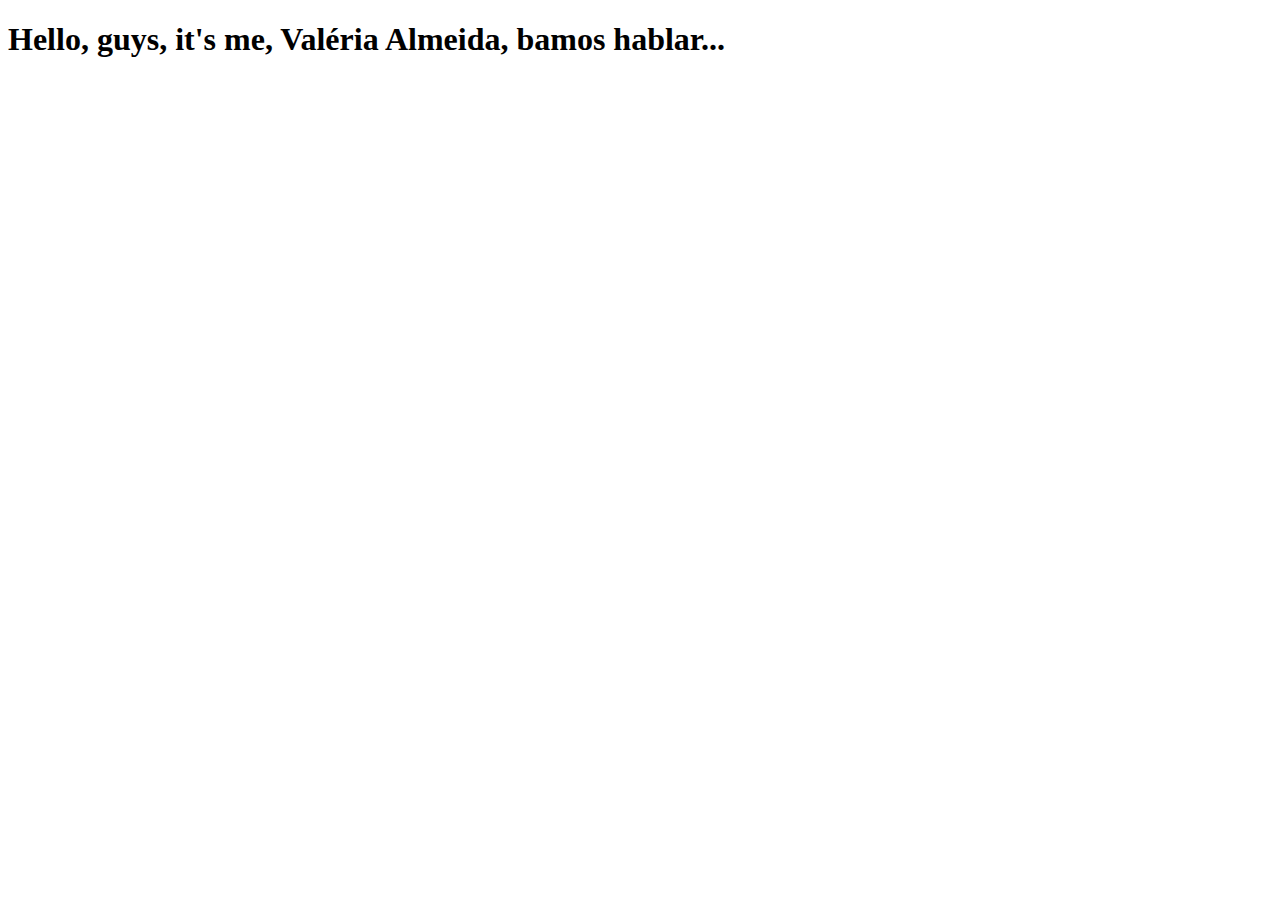
<file: Capitulo-18/index.html>
<!DOCTYPE html>

<html lang="pt-br">
    <head>
        <meta charset="UTF-8">
        <meta http-equiv="X-UA-Compatible" content="IE=edge">
        <meta name="viewport" content="width=device-width, initial-scale=1.0">
        <title>Hello</title>
    </head>
    <body>
        <h1>Hello, guys, it's me, Valéria Almeida, bamos hablar...</h1>
    </body>
</html>
</file>
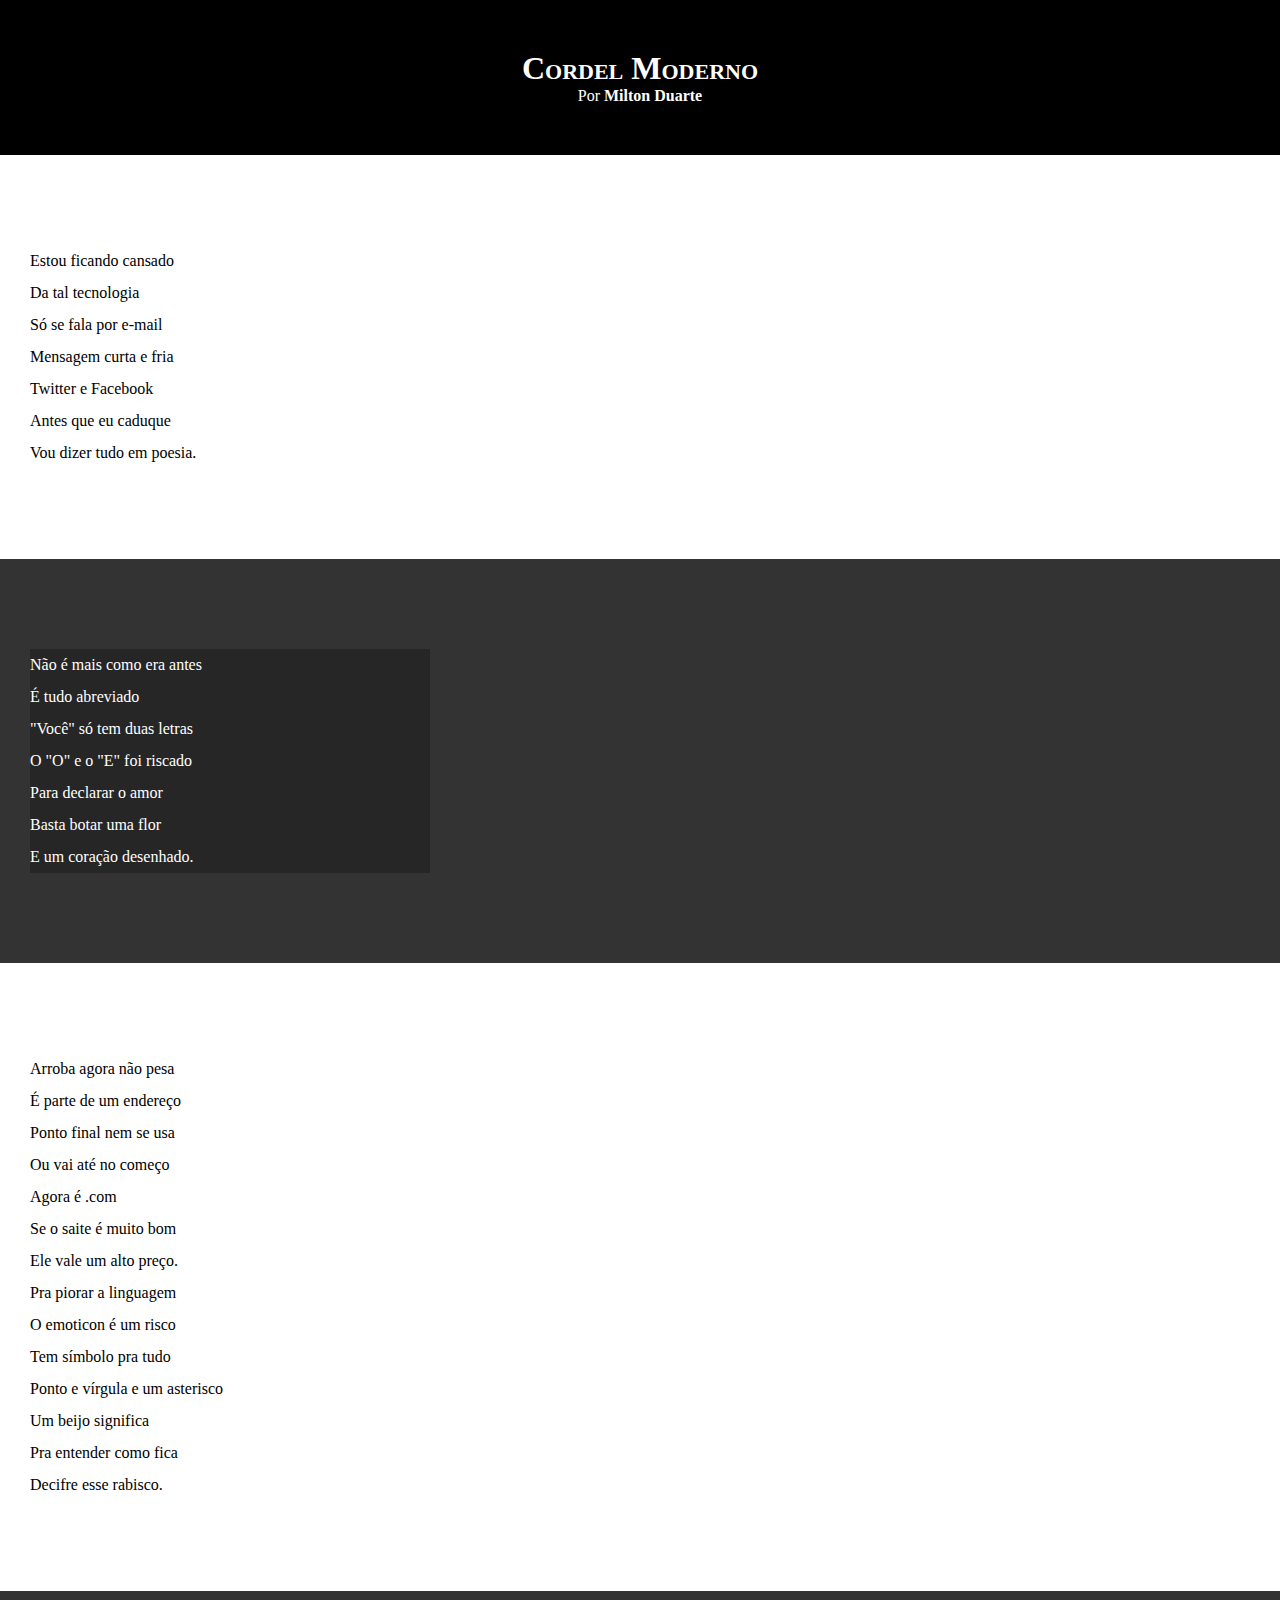
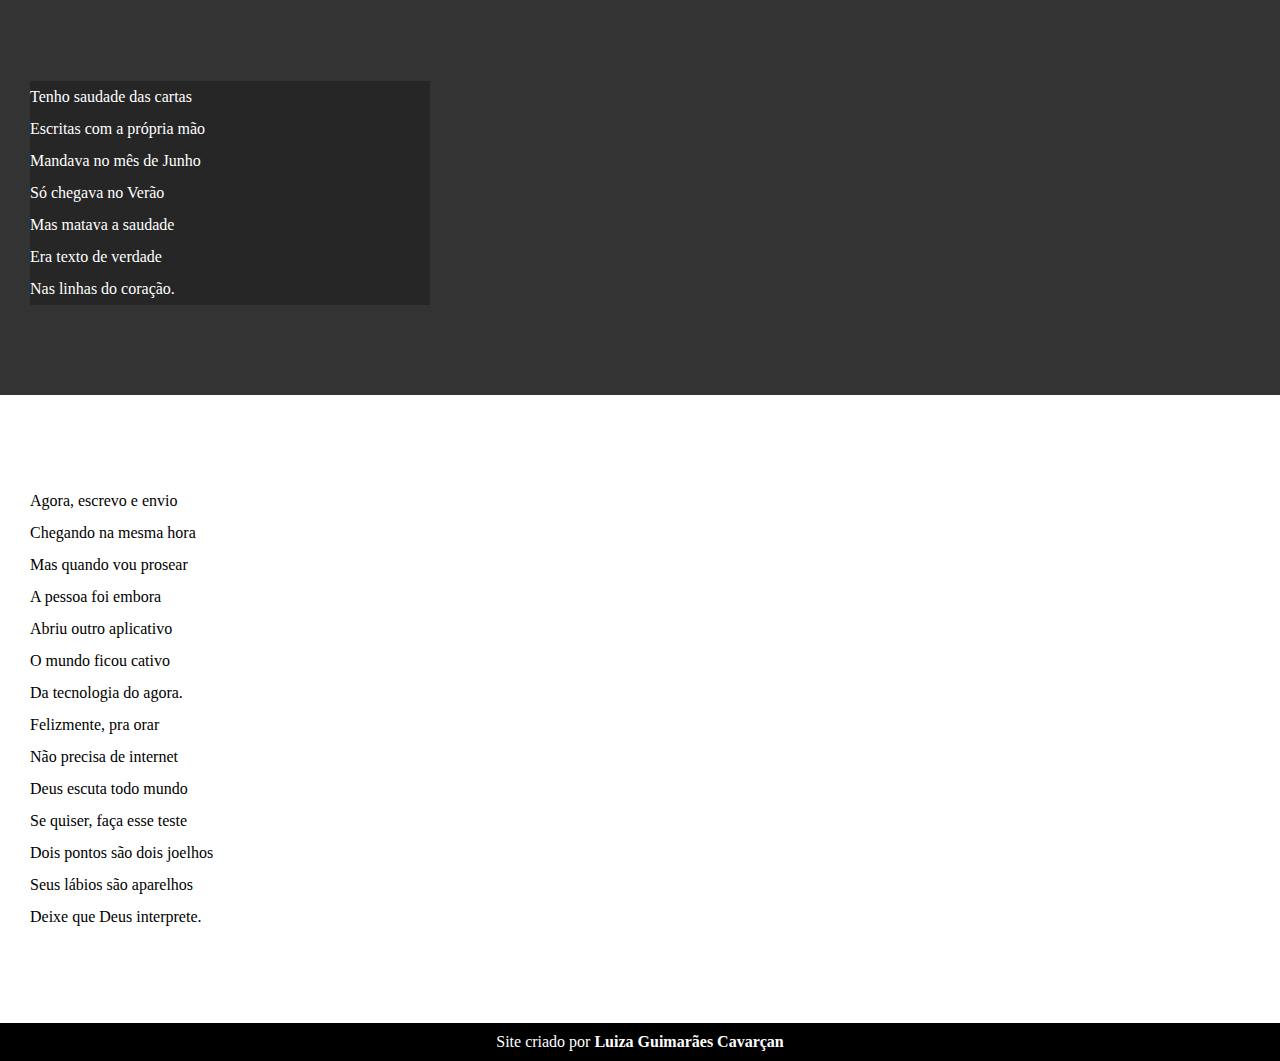
<file: Capitulo-19/d012/index.html>
<!DOCTYPE html>

<html lang="pt-br">
    <head>
        <meta charset="UTF-8">
        <meta http-equiv="X-UA-Compatible" content="IE=edge">
        <meta name="viewport" content="width=device-width, initial-scale=1.0">
        <link rel="stylesheet" href="estilos/style.css">
        <title>Cordel Moderno</title>
    </head>
    <body>
        <header>
            <h1>Cordel Moderno</h1>
            <p>Por <a target="_blank" href="https://www.recantodasletras.com.br/poesias/3186743">Milton Duarte</a></p>
        </header>

        <section class="normal">
            <p>
                Estou ficando cansado <br>
                Da tal tecnologia <br>
                Só se fala por e-mail <br>
                Mensagem curta e fria <br>
                Twitter e Facebook  <br>
                Antes que eu caduque <br>
                Vou dizer tudo em poesia.
            </p>
        </section>

        <section class="imagem">
            <p>
                Não é mais como era antes <br>
                É tudo abreviado <br>
                "Você" só tem duas letras <br>
                O "O" e o "E" foi riscado <br>
                Para declarar o amor <br>
                Basta botar uma flor <br>
                E um coração desenhado.
            </p>
        </section>

        <section class="normal">
            <p>
                Arroba agora não pesa <br>
                É parte de um endereço <br>
                Ponto final nem se usa <br>
                Ou vai até no começo <br>
                Agora é .com <br>
                Se o saite é muito bom <br>
                Ele vale um alto preço.
            </p>

            <p>
                Pra piorar a linguagem  <br>
                O emoticon é um risco <br>
                Tem símbolo pra tudo <br>
                Ponto e vírgula e um asterisco <br>
                Um beijo significa <br>
                Pra entender como fica <br>
                Decifre esse rabisco.
            </p>
        </section>

        <section class="imagem">
            <p>
                Tenho saudade das cartas <br>
                Escritas com a própria mão <br>
                Mandava no mês de Junho <br>
                Só chegava no Verão <br>
                Mas matava a saudade <br>
                Era texto de verdade <br>
                Nas linhas do coração.
            </p>
        </section>

        <section class="normal">
            <p>
                Agora, escrevo e envio <br>
                Chegando na mesma hora <br>
                Mas quando vou prosear  <br>
                A pessoa foi embora <br>
                Abriu outro aplicativo <br>
                O mundo ficou cativo <br>
                Da tecnologia do agora.
            </p>

            <p>
                Felizmente, pra orar <br>
                Não precisa de internet <br>
                Deus escuta todo mundo <br>
                Se quiser, faça esse teste <br>
                Dois pontos são dois joelhos  <br>
                Seus lábios são aparelhos <br>
                Deixe que Deus interprete.
            </p>
        </section>

        <footer>
            <p>Site criado por <a target="_blank" href="https://github.com/LCavarcan">Luiza Guimarães Cavarçan</a></p>
        </footer>
    </body>
</html>
</file>
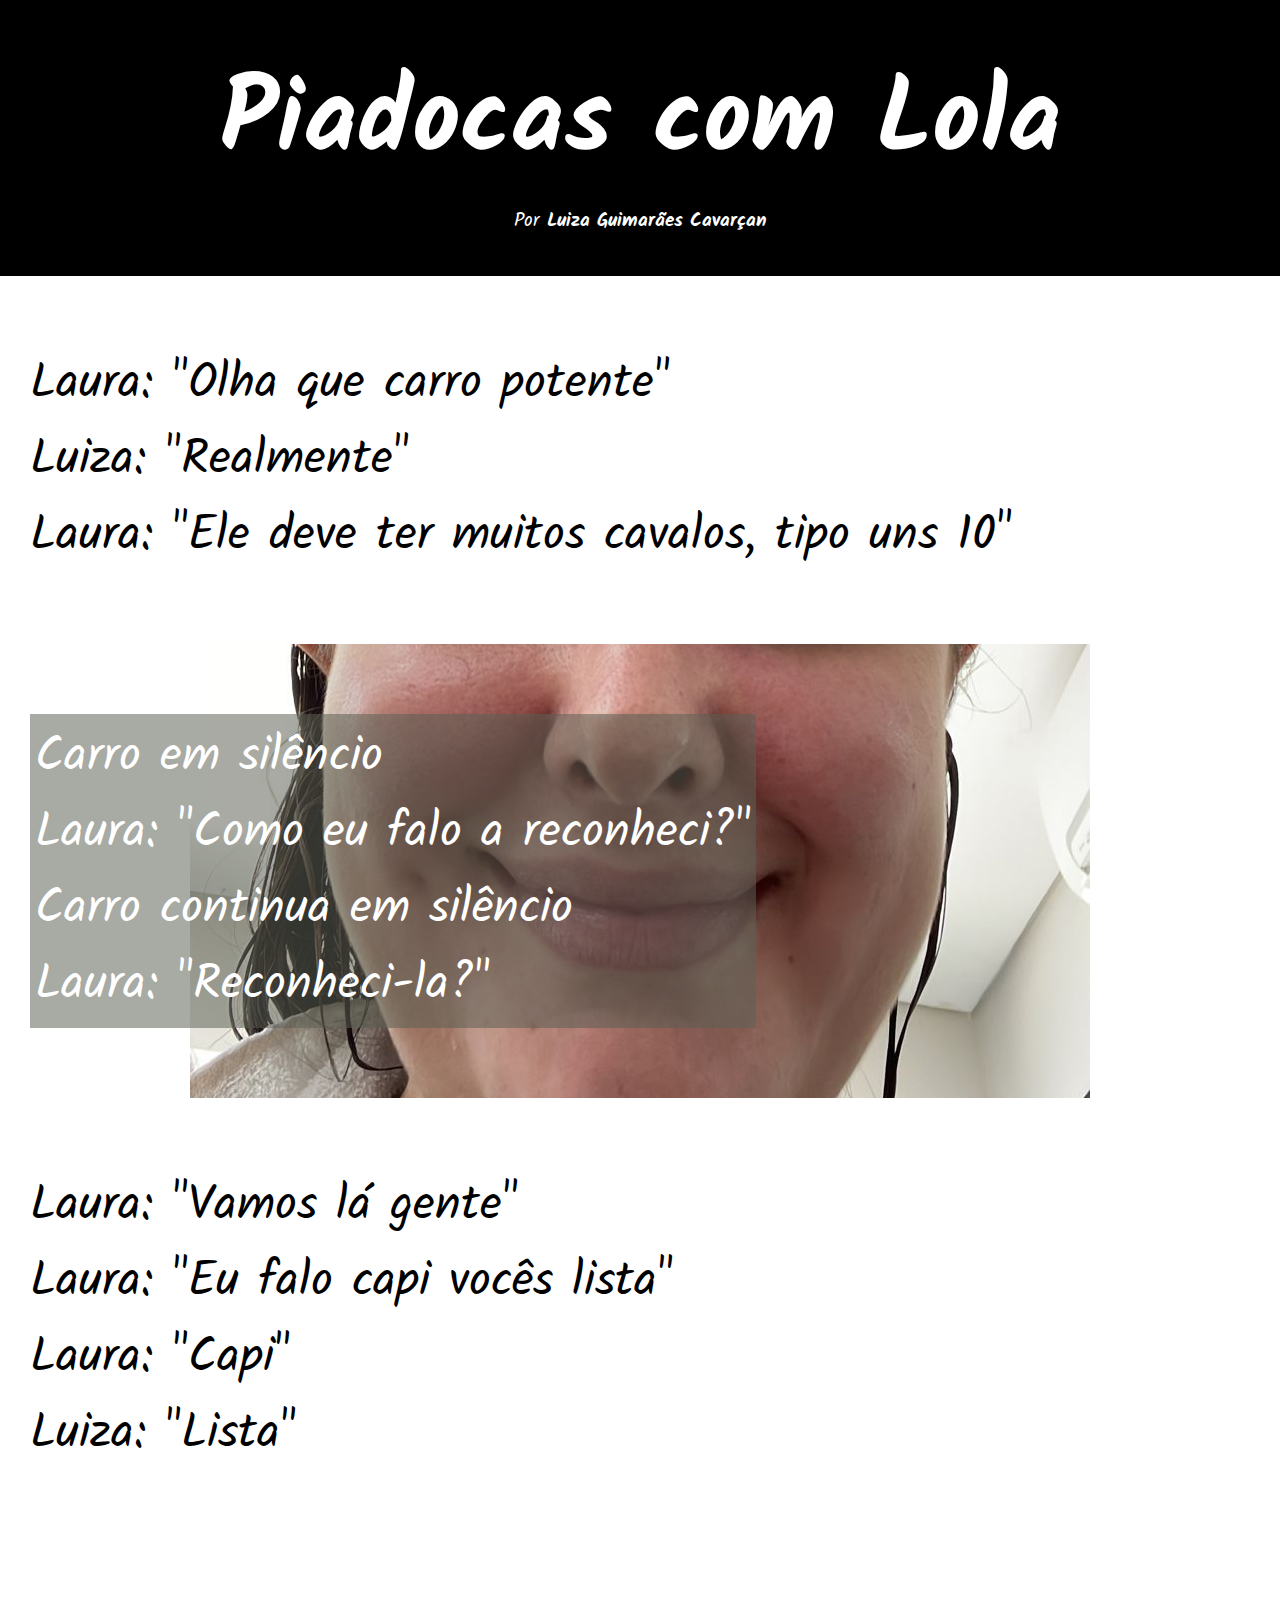
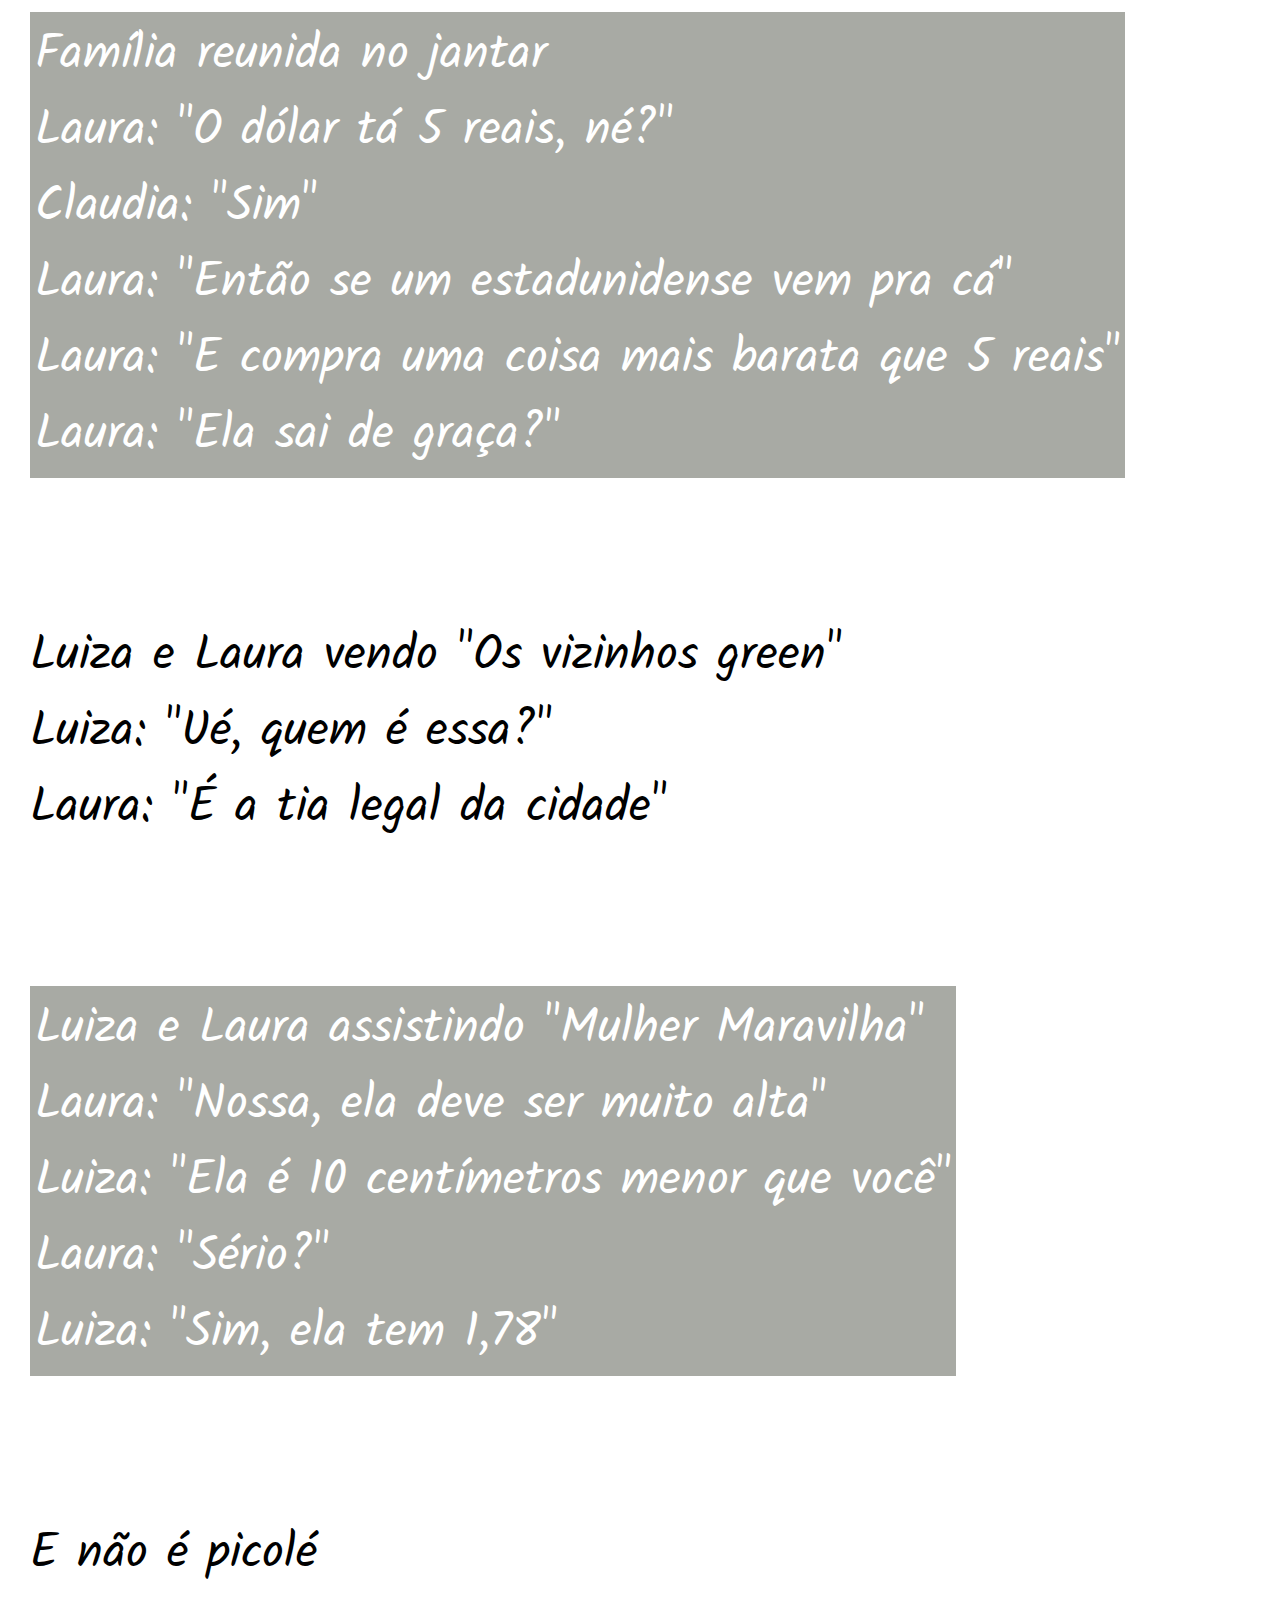
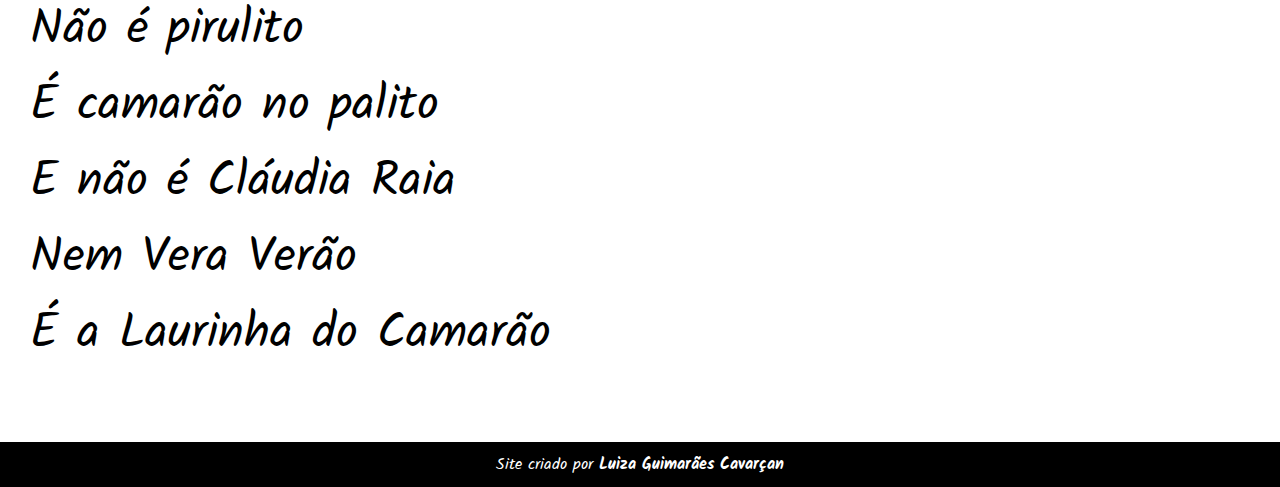
<file: Capitulo-19/meu/index.html>
<!DOCTYPE html>

<html lang="en">
    <head>
        <meta charset="UTF-8">
        <meta http-equiv="X-UA-Compatible" content="IE=edge">
        <meta name="viewport" content="width=device-width, initial-scale=1.0">
        <link rel="stylesheet" href="estilo/style.css">
        <title>Lola</title>
    </head>

    <body>
        <header>
            <h1>Piadocas com Lola</h1>
            <p>Por <a href="#">Luiza Guimarães Cavarçan</a></p>
        </header>

        <main>
            <section>
                <p>
                    Laura: "Olha que carro potente"<br>
                    Luiza: "Realmente"<br>
                    Laura: "Ele deve ter muitos cavalos, tipo uns 10"<br>
                </p>
            </section>

            <section class="img1">
                <p>
                    Carro em silêncio<br>
                    Laura: "Como eu falo a reconheci?"<br>
                    Carro continua em silêncio<br>
                    Laura: "Reconheci-la?"
                </p>
            </section>

            <section>
                <p>
                    Laura: "Vamos lá gente"<br>
                    Laura: "Eu falo capi vocês lista"<br>
                    Laura: "Capi"<br>
                    Luiza: "Lista"
                </p>
            </section>

            <section class="img2">
                <p>
                    Família reunida no jantar<br>
                    Laura: "O dólar tá 5 reais, né?"<br>
                    Claudia: "Sim"<br>
                    Laura: "Então se um estadunidense vem pra cá"<br>
                    Laura: "E compra uma coisa mais barata que 5 reais"<br>
                    Laura: "Ela sai de graça?"
                </p>
            </section>

            <section>
                <p>
                    Luiza e Laura vendo "Os vizinhos green"<br>
                    Luiza: "Ué, quem é essa?"<br>
                    Laura: "É a tia legal da cidade"
                </p>
            </section>

            <section class="img3">
                <p>
                    Luiza e Laura assistindo "Mulher Maravilha"<br>
                    Laura: "Nossa, ela deve ser muito alta"<br>
                    Luiza: "Ela é 10 centímetros menor que você"<br>
                    Laura: "Sério?"<br>
                    Luiza: "Sim, ela tem 1,78"
                </p>
            </section>

            <section>
                <p>
                    E não é picolé<br>
                    Não é pirulito<br>
                    É camarão no palito<br>
                    E não é Cláudia Raia<br>
                    Nem Vera Verão<br>
                    É a Laurinha do Camarão
                </p>
            </section>
        </main>

        <footer>
            <p>Site criado por <a href="">Luiza Guimarães Cavarçan</a></p>
        </footer>
    </body>
</html>
</file>
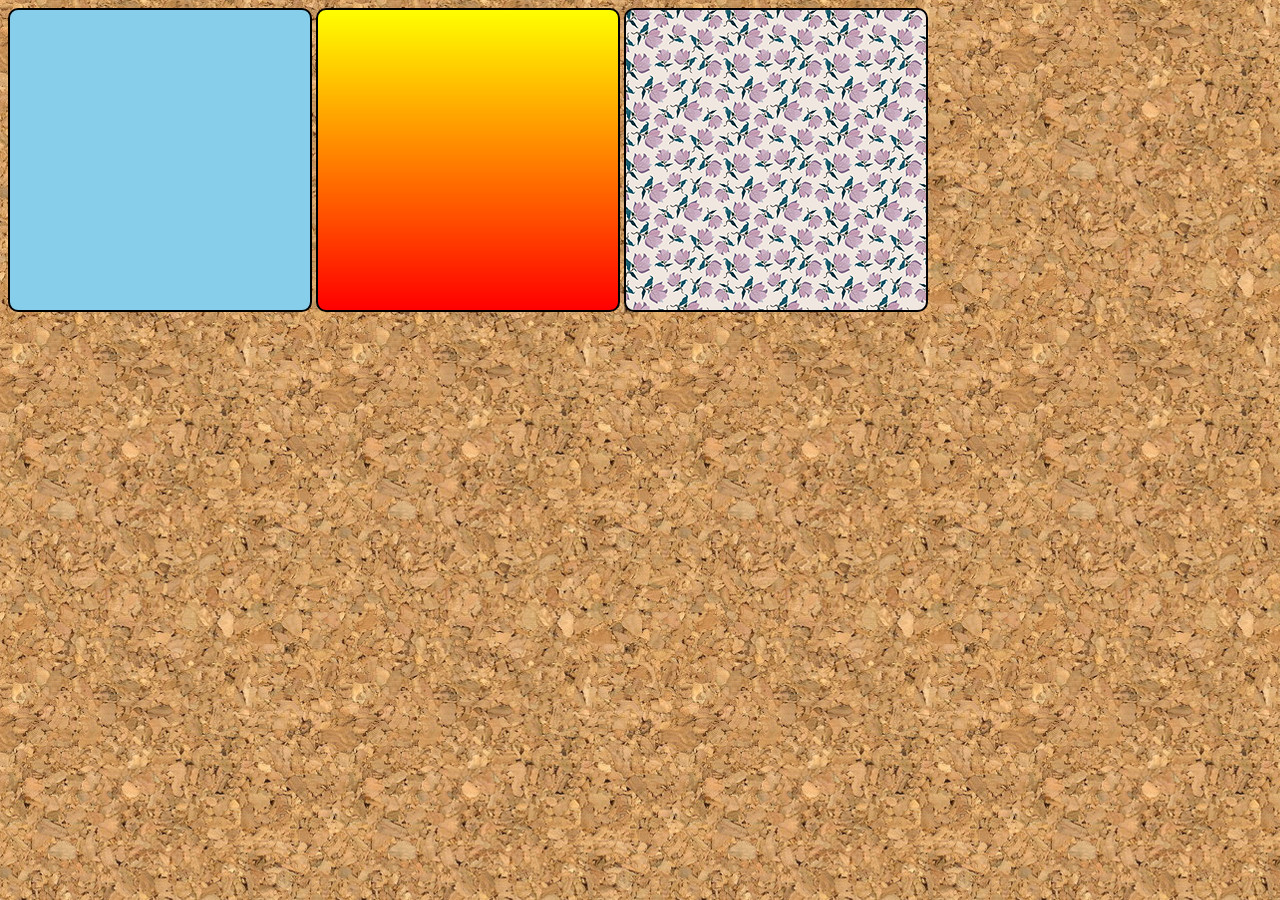
<file: Capitulo-19/ex.022/fundo001.html>
<!DOCTYPE html>

<html lang="pt-br">
    <head>
        <meta charset="UTF-8">
        <meta http-equiv="X-UA-Compatible" content="IE=edge">
        <meta name="viewport" content="width=device-width, initial-scale=1.0">
        <title>Teste de imagem de fundo</title>

        <style>
            body {
                background-image: url(imagens/wallpaper001.jpg);
            }
            
            div.quadrado {
                display: inline-block;
                border: 2px solid black;
                border-radius: 10px;
                background-color: lightgray;
                width: 300px;
                height: 300px;
            }

            div#q1 {
                background-color: skyblue;
            }

            div#q2 {
                background-image: linear-gradient(to bottom, yellow, red);
            }

            div#q3 {
                background-image: url("imagens/pattern003.png"); /*Naturalmente ele preenche o quadrado inteiro com a imagem a repetindo*/
            }
        </style>
    </head>

    <body>
        <div id="q1" class="quadrado"></div>
        <div id="q2" class="quadrado"></div>
        <div id="q3" class="quadrado"></div>
    </body>
</html>
</file>
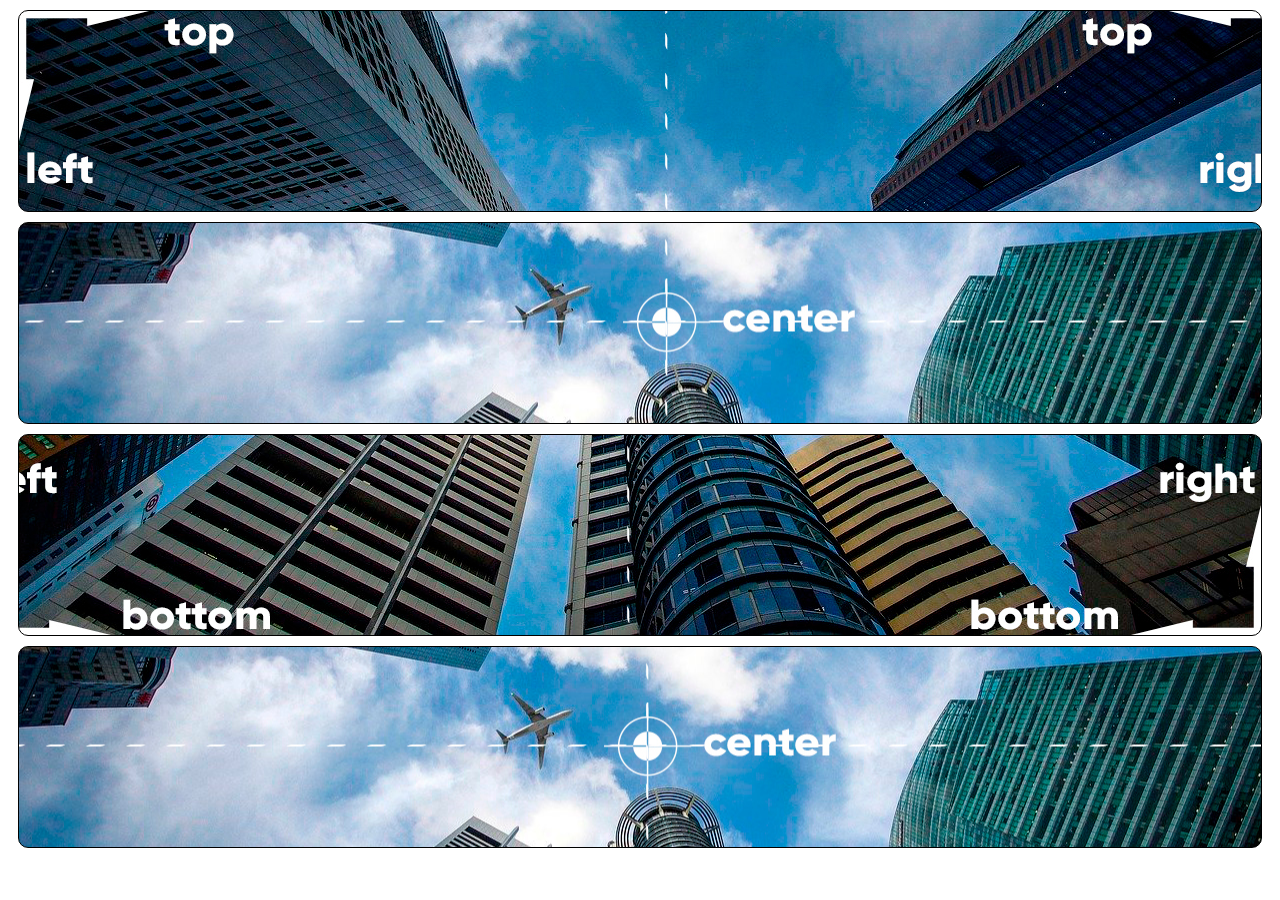
<file: Capitulo-19/ex.022/fundo003.html>
<!DOCTYPE html>

<html lang="pt-br">
    <head>
        <meta charset="UTF-8">
        <meta http-equiv="X-UA-Compatible" content="IE=edge">
        <meta name="viewport" content="width=device-width, initial-scale=1.0">
        <title>Posição dos Fundos</title>

        <style>
            div.bloco {
                background-image: url(imagens/wallpaper003.jpg);
                height: 200px;
                border: 1px solid black;
                margin: 10px;
                border-radius: 10px;
            }

            div#quadro1 {
                background-position: left top;
            }

            div#quadro2 {
                background-position: left center;
            }

            div#quadro3 {
                background-position: right bottom;
            }

            div#quadro4 {
                background-position: center center;
            }
        </style>
    </head>

    <body>
        <div id="quadro1" class="bloco"></div>
        <div id="quadro2" class="bloco"></div>
        <div id="quadro3" class="bloco"></div>
        <div id="quadro4" class="bloco"></div>
    </body>
</html>
</file>
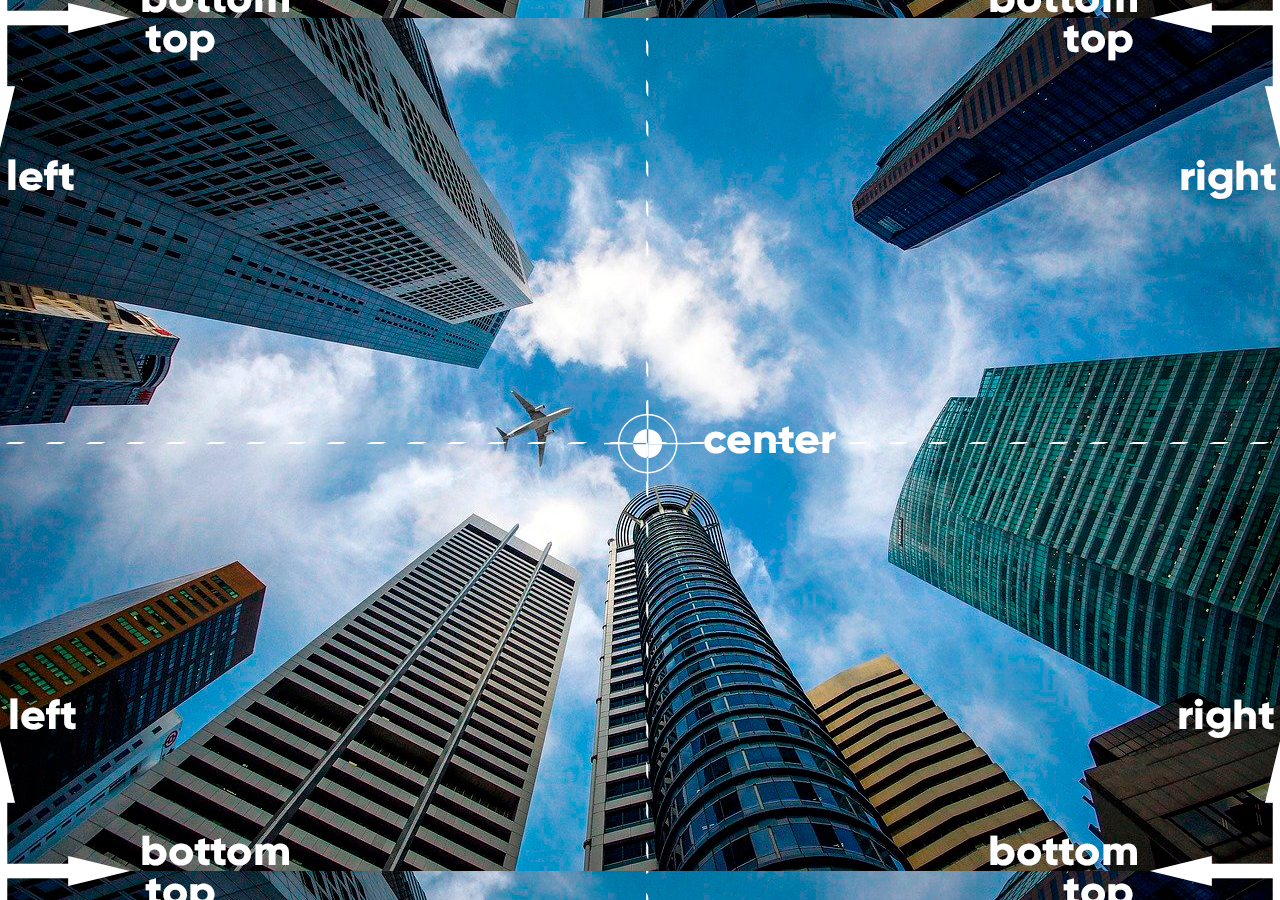
<file: Capitulo-19/ex.022/fundo005.html>
<!DOCTYPE html>

<html lang="pt-br">
    <head>
        <meta charset="UTF-8">
        <meta http-equiv="X-UA-Compatible" content="IE=edge">
        <meta name="viewport" content="width=device-width, initial-scale=1.0">
        <title>Posicionamento</title>

        <style>
            body {
                height: 97vh;
                background-image: url(imagens/wallpaper003.jpg);
                background-position: center center;
            }
        </style>
    </head>

    <body>

    </body>
</html>
</file>
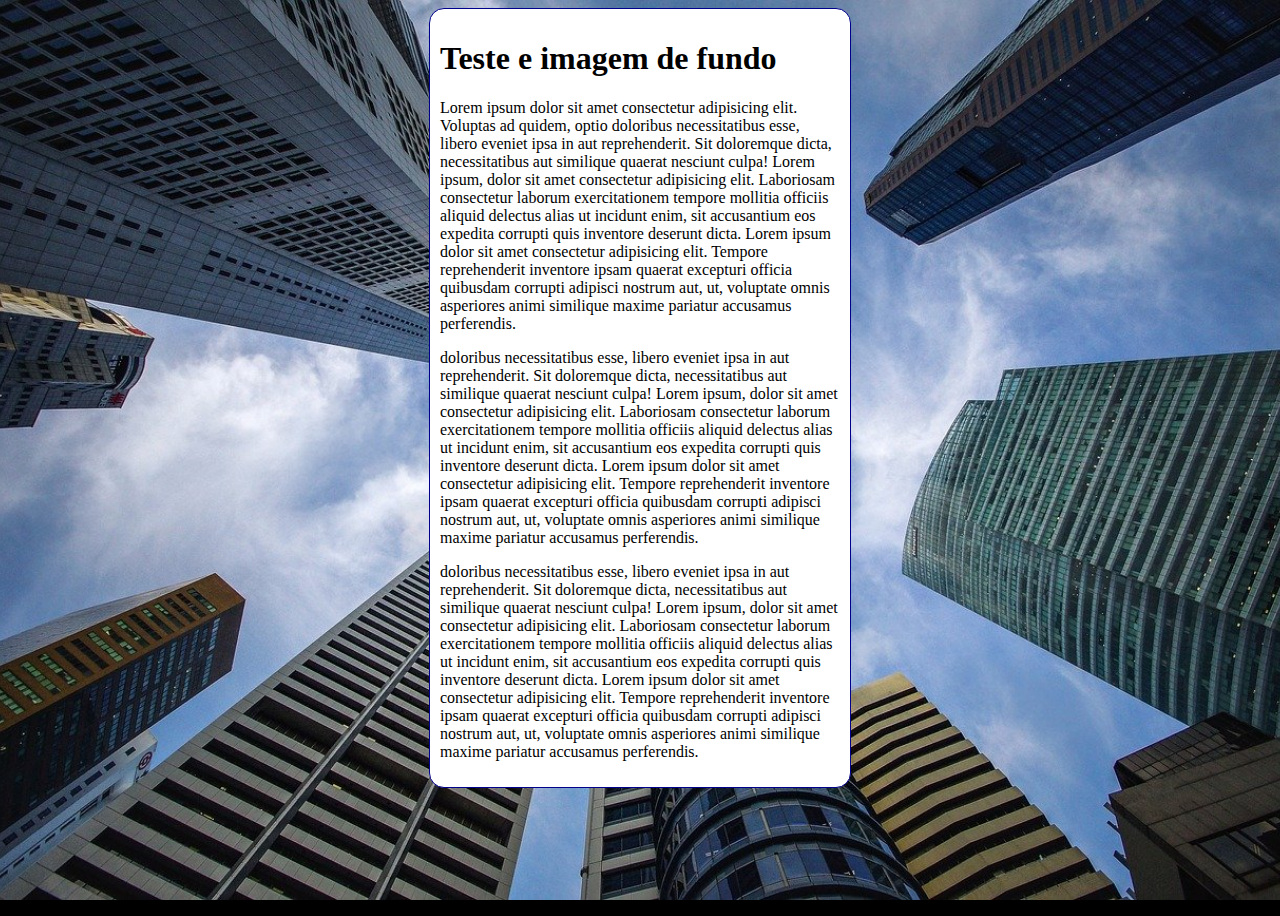
<file: Capitulo-19/ex.022/fundo006.html>
<!DOCTYPE html>

<html lang="pt-br">
    <head>
        <meta charset="UTF-8">
        <meta http-equiv="X-UA-Compatible" content="IE=edge">
        <meta name="viewport" content="width=device-width, initial-scale=1.0">
        <title>Posicionamento</title>

        <style>
            body {
                height: 100vh;
                /*background-color: #53709A;
                background-image: url(imagens/wallpaper002.jpg);
                background-position: center center;
                background-repeat: no-repeat;
                background-size: cover; /*contain: A imagem fica 100% exibida
                                          cover: Cobre a tela inteira com a imagem, fazendo cortes na imagem se necessário*/
                /*background-attachment: fixed; /*Fundo fica fixo e não rola junto com a tela*/

                background: black url(imagens/wallpaper002.jpg) center center no-repeat fixed; /*color - image - position - repeat - [size] - attachment*/
                background-size: cover;
            }

            main {
                background-color: white;
                max-width: 400px;
                padding: 10px;
                margin: auto;
                border: 1px solid darkblue;
                border-radius: 15px;
            }
        </style>
    </head>

    <body>
        <main>
            <h1>Teste e imagem de fundo</h1>
            <p>Lorem ipsum dolor sit amet consectetur adipisicing elit. Voluptas ad quidem, optio doloribus necessitatibus esse, libero eveniet ipsa in aut reprehenderit. Sit doloremque dicta, necessitatibus aut similique quaerat nesciunt culpa! Lorem ipsum, dolor sit amet consectetur adipisicing elit. Laboriosam consectetur laborum exercitationem tempore mollitia officiis aliquid delectus alias ut incidunt enim, sit accusantium eos expedita corrupti quis inventore deserunt dicta. Lorem ipsum dolor sit amet consectetur adipisicing elit. Tempore reprehenderit inventore ipsam quaerat excepturi officia quibusdam corrupti adipisci nostrum aut, ut, voluptate omnis asperiores animi similique maxime pariatur accusamus perferendis.</p>
            doloribus necessitatibus esse, libero eveniet ipsa in aut reprehenderit. Sit doloremque dicta, necessitatibus aut similique quaerat nesciunt culpa! Lorem ipsum, dolor sit amet consectetur adipisicing elit. Laboriosam consectetur laborum exercitationem tempore mollitia officiis aliquid delectus alias ut incidunt enim, sit accusantium eos expedita corrupti quis inventore deserunt dicta. Lorem ipsum dolor sit amet consectetur adipisicing elit. Tempore reprehenderit inventore ipsam quaerat excepturi officia quibusdam corrupti adipisci nostrum aut, ut, voluptate omnis asperiores animi similique maxime pariatur accusamus perferendis.</p>
            doloribus necessitatibus esse, libero eveniet ipsa in aut reprehenderit. Sit doloremque dicta, necessitatibus aut similique quaerat nesciunt culpa! Lorem ipsum, dolor sit amet consectetur adipisicing elit. Laboriosam consectetur laborum exercitationem tempore mollitia officiis aliquid delectus alias ut incidunt enim, sit accusantium eos expedita corrupti quis inventore deserunt dicta. Lorem ipsum dolor sit amet consectetur adipisicing elit. Tempore reprehenderit inventore ipsam quaerat excepturi officia quibusdam corrupti adipisci nostrum aut, ut, voluptate omnis asperiores animi similique maxime pariatur accusamus perferendis.</p>
        </main>
    </body>
</html>
</file>
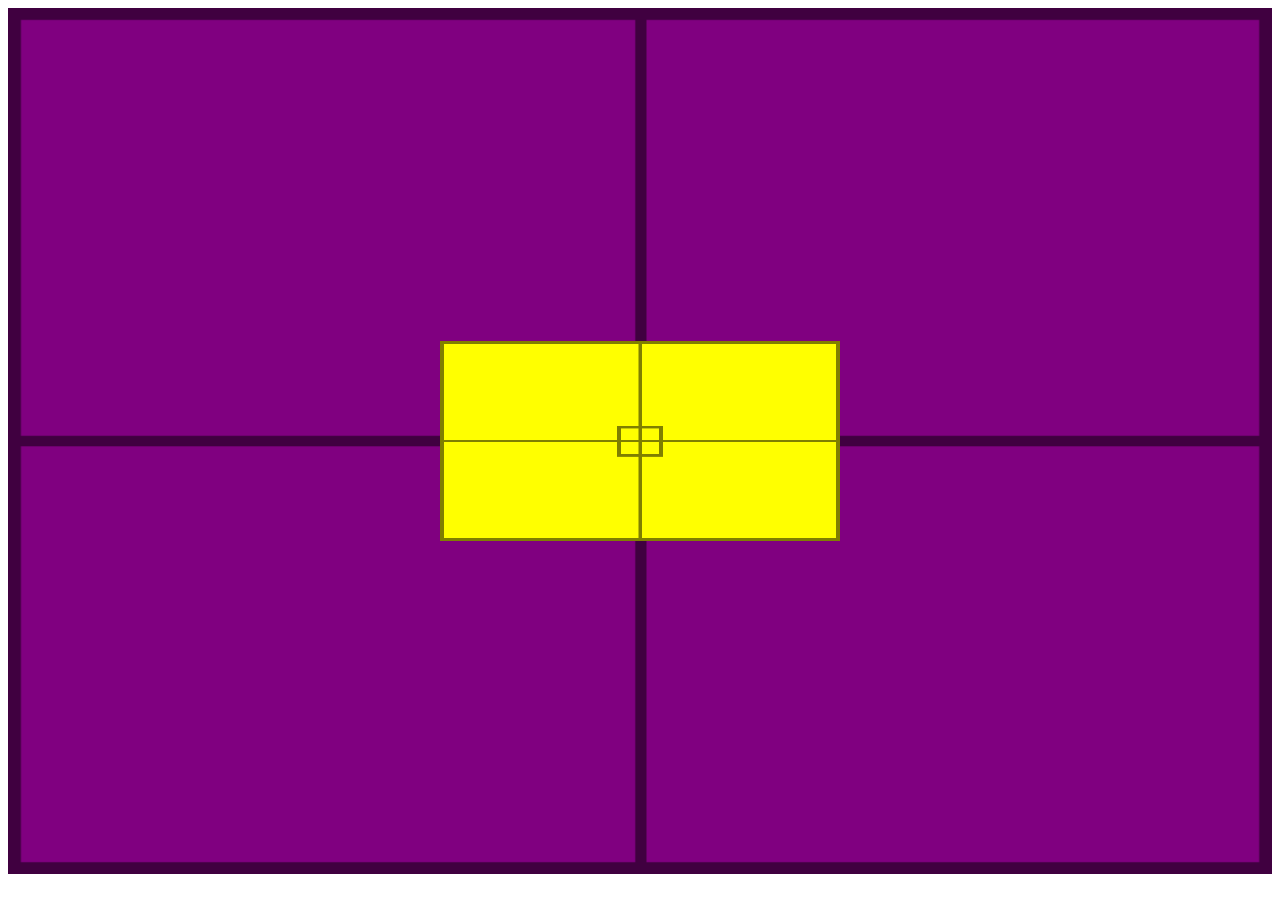
<file: Capitulo-19/ex.022/fundo007.html>
<!DOCTYPE html>

<html lang="pt-br">
    <head>
        <meta charset="UTF-8">
        <meta http-equiv="X-UA-Compatible" content="IE=edge">
        <meta name="viewport" content="width=device-width, initial-scale=1.0">
        <title>Alinhamento vertical</title>

        <style>
            #container {
                height: 94vh;
                padding: 10px;
                background-color: purple;
                background-image: url(imagens/target001.png);
                background-size: 100% 100%;
                position: relative;
            }

            #conteudo {
                height: 200px;
                width: 400px;
                background-color: yellow;
                background-image: url(imagens/target001.png);
                background-size: 100% 100%;
                position: absolute; /*O de fora tem relativo e o de dentro absoluto*/
                left: 50%;
                top: 50%;
                transform: translate(-50%, -50%);
            }
        </style>
    </head>

    <body>
        <section id="container">
            <article id="conteudo">

            </article>
        </section>
    </body>
</html>
</file>
<file: Capitulo-19/d012/estilos/style.css>
@charset "UTF-8";

* {
    margin: 0px;
    padding: 0px;
}

html, body {
    min-height: 100vh;
    background-color: darkgray;
}

header {
    background-color: black;
    color: white;
    text-align: center;
}

header > h1 {
    padding-top: 50px;
    font-variant: small-caps;
}

header > p {
    padding-bottom: 50px;
}

a {
    color: white;
    text-decoration: none;
    font-weight: bolder;
}

a:hover {
    text-decoration: underline;
}

section {
    padding-top: 10vh;
    padding-bottom: 10vh;
    line-height: 2em;
    padding-left: 30px;
}

section.normal {
    background-color: white;
    color: black;
}

section.imagem {
    background-color: rgb(51, 51, 51);
    color: white;
}

section.imagem > p {
    width: 400px;
    background-color: rgba(0,0,0,0.253);
}

footer {
    background-color: black;
    color: white;
    text-align: center;
    padding: 10px;
}
</file>
<file: Capitulo-19/meu/estilo/style.css>
@import url('https://fonts.googleapis.com/css2?family=Kalam:wght@400;700&display=swap');

* {
    margin: 0px;
    padding: 0px;
    font-family: 'Kalam', cursive;
}

header {
    background-color: black;
    color: white;
    text-align: center;
}

header > h1 {
    font-size: 6.5em;
    padding-top: 40px;
    font-weight: bold;
}

header > p {
    padding-bottom: 40px;
    font-size: 1.2em;
}

a {
    color: white;
    text-decoration: none;
    font-weight: bold;
}

main > section {
    padding: 70px 0px 70px 30px;
}

main > section > p {
    font-size: 3em;
}

main > section.img1 {
    background: white url(../imagens/img1.jpeg) center center no-repeat fixed; /*color - image - position - repeat - [size] - attachment*/
    background-size: auto;
    color: white;
}

main > section.img1 > p {
    background-color: #5c605588;
    width: fit-content;
    padding: 5px;
}

main > section.img2 {
    background: white url(../imagens/img2.jpeg) center center no-repeat fixed; /*color - image - position - repeat - [size] - attachment*/
    background-size: auto;

    color: white;
}

main > section.img2 > p {
    background-color: #5c605588;
    width: fit-content;
    padding: 5px;
}

main > section.img3 {
    background: white url(../imagens/img3.jpeg) center center no-repeat fixed; /*color - image - position - repeat - [size] - attachment*/
    background-size: auto;

    color: white;
}

main > section.img3 > p {
    background-color: #5c605588;
    width: fit-content;
    padding: 5px;
}

footer {
    background-color: black;
    color: white;
    text-align: center;
    padding: 10px;
}
</file>
